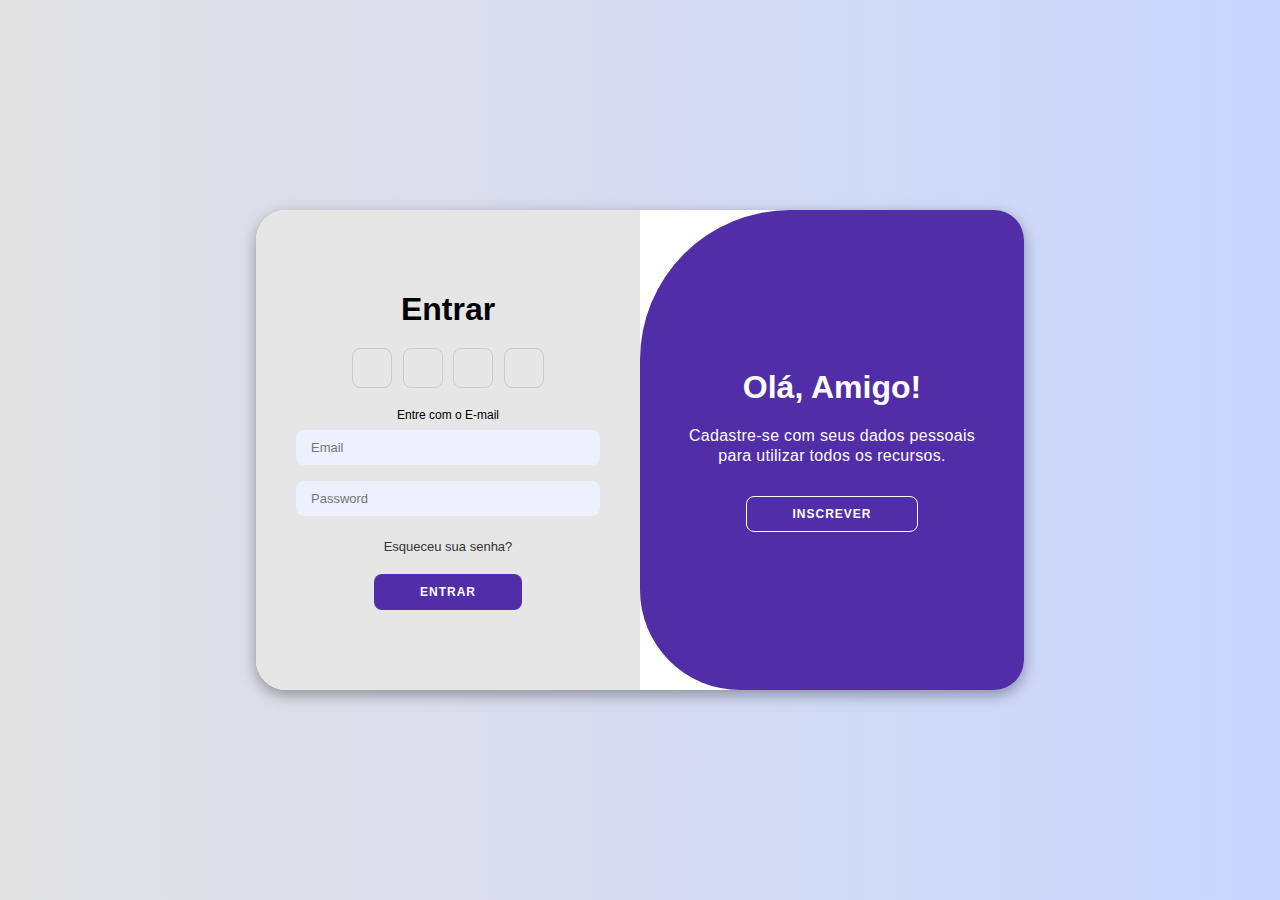
<file: index.html>
<!DOCTYPE html>
<html lang="pt-br">

<head>
    <meta charset="UTF-8">
    <meta name="viewport" content="width=device-width, initial-scale=1.0">
    <title>Tela de Login</title>
    <link rel="stylesheet" href="https://cdnjs.cloudflare.com/ajax/libs/font-awesome/6.5.2/css/all.min.css" integrity="sha512-SnH5WK+bZxgPHs44uWIX+LLJAJ9/2PkPKZ5QiAj6Ta86w+fsb2TkcmfRyVX3pBnMFcV7oQPJkl9QevSCWr3W6A==" crossorigin="anonymous" referrerpolicy="no-referrer" />
    <link rel="stylesheet" href="estilo.css">
</head>

<body>

    <div id="container" class="container">

        <div class="form-container sign-up">

            <form action="">
                <h1> Criar Conta </h1>
                <div class="social-icons">
                    <a href="#" target="_blank">
                        <i class="fa-brands fa-google"> </i>
                    </a>

                    <a href="#" target="_blank">
                        <i class="fa-brands fa-facebook"> </i>
                    </a>

                    <a href="#" target="_blank">
                        <i class="fa-brands fa-github"> </i>
                    </a>

                    <a href="#" target="_blank">
                        <i class="fa-brands fa-linkedin-in"></i>
                    </a>
                </div>
                <span>Ou insira o seu e-mail para Cadastro </span>
                <input type="email" placeholder="email@email.com">
                <input type="text" placeholder="Nome">
                <input type="password" placeholder="Senha">
                <input type="number" placeholder="CPF">
                <input type="date">
                <button>Cadastrar</button>
            </form>
        </div>

        <div class="form-container sign-in">
            <form action="">
                <h1>Entrar</h1>
                <div class="social-icons">
                    <a href="#" target="_blank">
                        <i class="fa-brands fa-google"> </i>
                    </a>

                    <a href="#" target="_blank">
                        <i class="fa-brands fa-facebook"> </i>
                    </a>

                    <a href="#" target="_blank">
                        <i class="fa-brands fa-github"> </i>
                    </a>

                    <a href="#" target="_blank">
                        <i class="fa-brands fa-linkedin-in"></i>
                    </a>
                </div>
                <span> Entre com o E-mail </span>
                <input type="email" placeholder="Email">
                <input type="password" placeholder="Password">
                <a href="#" target="_blank">
                    Esqueceu sua senha?
                </a>
                <button>Entrar</button>
            </form>
        </div>

        <div class="toggle-container">
            <div class="toggle">

                <div class="toggle-painel toggle-left">
                    <h1> Bem Vindo de Volta! </h1>
                    <p> Digite seus dados pessoais para usar todos os recursos.</p>
                    <button class="hidden" id="login">Entre</button>
                </div>

                <div class="toggle-painel toggle-right">
                    <h1>Olá, Amigo! </h1>
                    <p> Cadastre-se com seus dados pessoais para utilizar todos os recursos.</p>
                    <button class="hidden" id="register">
                        Inscrever
                    </button>
                </div>
            </div>
        </div>
    </div>

    <script src="script.js"> </script>
</body>

</html>
</file>
<file: estilo.css>
* {
    margin: 0;
    padding: 0;
    box-sizing: border-box;
    font-family: 'Trebuchet MS', 'Lucida Sans Unicode', 'Lucida Grande', 'Lucida Sans', Arial, sans-serif;
}

body {
    background: #c9d6ff;
    background: linear-gradient(to right, #e2e2e2, #c9d6ff);
    display: flex;
    align-items: center;
    justify-content: center;
    flex-direction: column;
    height: 100vh;
}

.container {
    background: #fff;
    border-radius: 30px;
    box-shadow: 0 5px 15px rgba(0, 0, 0, 0.35);
    position: relative;
    overflow: hidden;
    width: 768px;
    max-width: 100%;
    min-height: 480px;
}

.container p {
    font-size: 16px;
    line-height: 20px;
    letter-spacing: 0.3px;
    margin: 20px 0;
}

.container span {
    font-size: 12px;
}

.container a {
    color: #333;
    font-size: 13px;
    text-decoration: none;
    margin: 15px 0 10px;
}

.container button {
    background: #512da8;
    color: #fff;
    font-size: 12px;
    padding: 10px 45px;
    border: 1px solid transparent;
    border-radius: 8px;
    font-weight: 600;
    letter-spacing: 1px;
    text-transform: uppercase;
    margin-top: 10px;
    cursor: pointer;
}

.container button.hidden {
    background: transparent;
    border-color: #fff;
}

.container form {
    background: #e6e6e6;
    display: flex;
    align-items: center;
    justify-content: center;
    flex-direction: column;
    padding: 0 40px;
    height: 100%;
}

.container input {
    background: #eeefff;
    border: 0;
    margin: 8px 0;
    padding: 10px 15px;
    font-size: 13px;
    border-radius: 8px;
    width: 100%;
    outline: none;
}

.form-container {
    position: absolute;
    top: 0;
    height: 100%;
    transition: all 0.6s ease-in-out;
}

.sign-in {
    left: 0;
    width: 50%;
    z-index: 2;
}

.container.active .sign-in {
    transform: translateX(100%);
    /*mover o elemento na horizontal*/
}

.sign-up {
    left: 0;
    width: 50%;
    opacity: 0;
    z-index: 1;
}

.container.active .sign-up {
    transform: translateX(100%);
    opacity: 1;
    z-index: 5;
    animation: move 0.6s;
}

/* permite criar animações.
permite Criar pontos especificos no tempo da animação
*/
@keyframes move {
    0%,
    49.99% {
        opacity: 0;
        z-index: 1;
    }
    50%,
    100% {
        opacity: 1;
        z-index: 5;
    }
}

.social-icons {
    margin: 20px 0;
}

.social-icons a {
    border: 1px solid #ccc;
    border-radius: 20%;
    display: inline-flex;
    justify-content: center;
    align-items: center;
    margin: 0 3px;
    width: 40px;
    height: 40px;
}

.toggle-container {
    position: absolute;
    top: 0;
    left: 50%;
    width: 50%;
    height: 100%;
    overflow: hidden;
    transition: all 0.6s ease-in-out;
    border-radius: 150px 0 0 100px;
    z-index: 1000;
}
.container.active .toggle-container {
    transform: translateX(-100%);
    border-radius: 0 150px 100px 0;
}

.toggle {
    background: #512da8;
    background: linear-gradient(to right #5c6bc0, #512da8);
    height: 100%;
    color: #fff;
    position: relative;
    left: -100%;
    width: 200%;
    transform: translateX(0);
    transition: all 0.6s ease-in-out;
}

.container.active .toggle {
    transform: translateX(50%);
}

.toggle-painel {
    position: absolute;
    width: 50%;
    height: 100%;
    display: flex;
    align-items: center;
    justify-content: center;
    flex-direction: column;
    padding: 0 30px;
    text-align: center;
    top: 0;
    transform: translateX(0);
    transition: all 0.6s ease-in-out;
}

.toggle-left {
    transform: translateX(-200%);
}

.container.active .toggle-left {
    transform: translateX(0);
}

.toggle-right {
    right: 0;
    transform: translateX(0);
}

.container.active .toggle-right {
    transform: translateX(200%);
}
</file>
